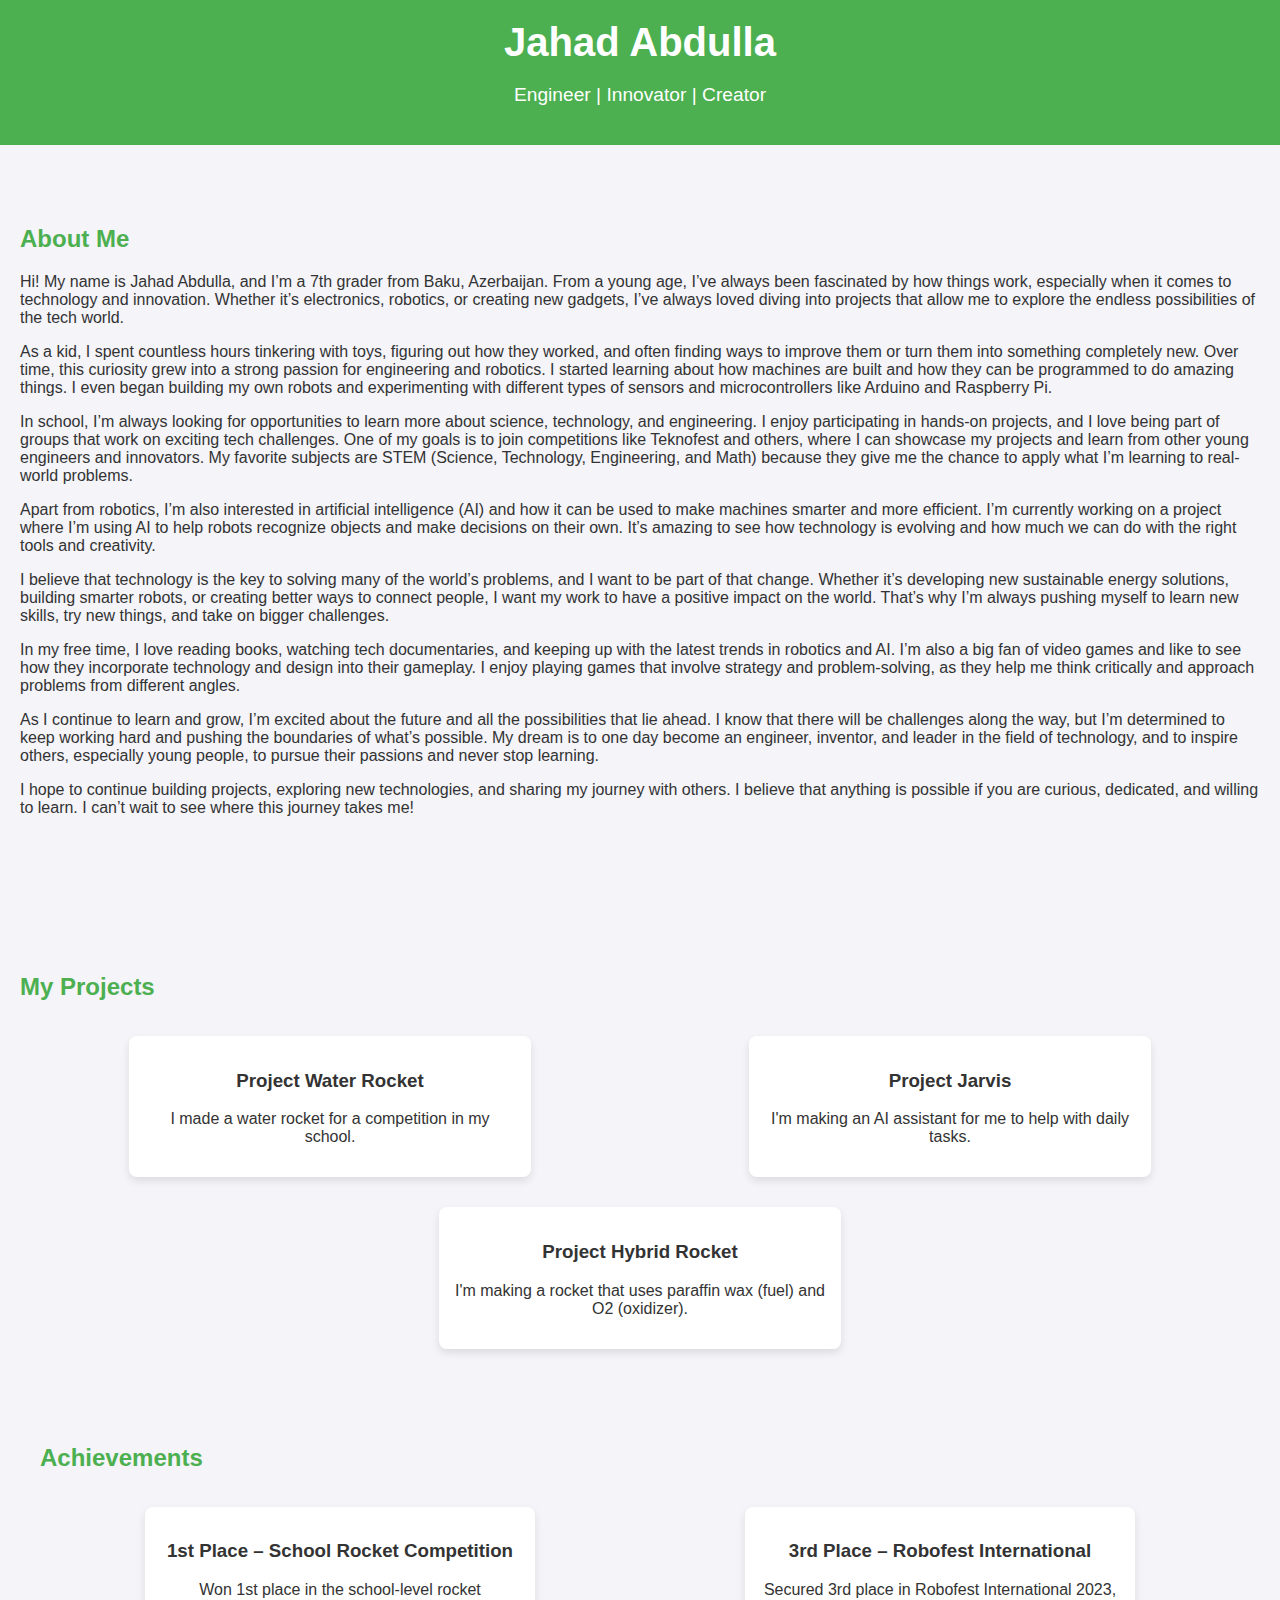
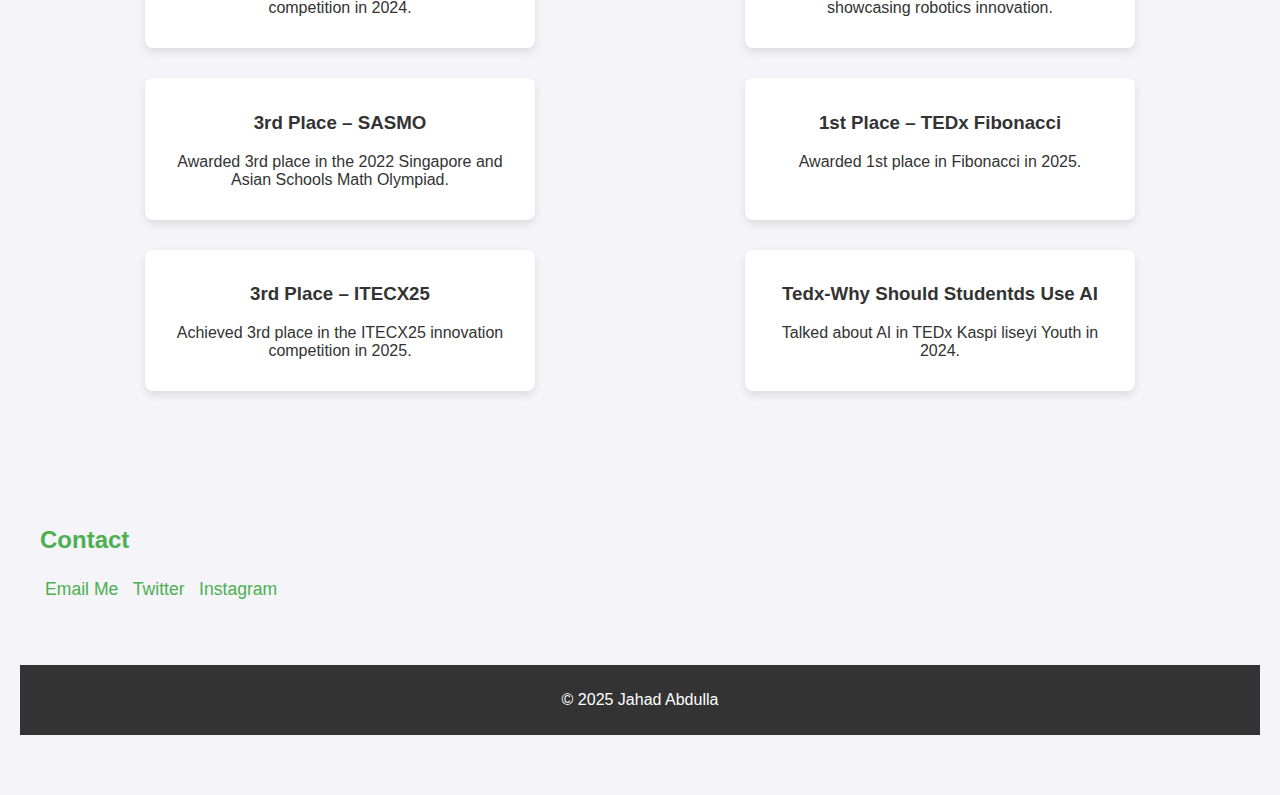
<file: index.html>
<!DOCTYPE html>
<html lang="en">
<head>
  <meta charset="UTF-8">
  <meta name="viewport" content="width=device-width, initial-scale=1.0">
  <title>Jahad Abdulla | Bio</title>
  <style>
    body {
      font-family: 'Arial', sans-serif;
      background-color: #f4f4f9;
      margin: 0;
      padding: 0;
      color: #333;
      display: flex;
      flex-direction: column;
      min-height: 100vh;
    }
    header {
      background-color: #4CAF50;
      color: white;
      padding: 20px 0;
      text-align: center;
    }
    header h1 {
      margin: 0;
      font-size: 2.5em;
    }
    header p {
      font-size: 1.2em;
    }
    section {
      padding: 40px 20px;
      margin: 20px 0;
      flex-grow: 1;
    }
    h2 {
      color: #4CAF50;
    }
    .projects {
      display: flex;
      flex-wrap: wrap;
      justify-content: space-around;
    }
    .project {
      background-color: #fff;
      border-radius: 8px;
      box-shadow: 0 4px 8px rgba(0, 0, 0, 0.1);
      width: 30%;
      margin: 15px;
      padding: 15px;
      text-align: center;
    }
    .contact a {
      display: inline-block;
      margin: 5px;
      color: #4CAF50;
      text-decoration: none;
      font-size: 1.1em;
    }
    footer {
      background-color: #333;
      color: white;
      text-align: center;
      padding: 10px 0;
      width: 100%;
    }
    .bio-image {
      border-radius: 50%;
      width: 150px;
      height: 150px;
      object-fit: cover;
      margin-top: 20px;
    }
  </style>
</head>
<body>

  <header>
    <h1>Jahad Abdulla</h1>
    <p>Engineer | Innovator | Creator</p>
  </header>

  <section id="about">
    <h2>About Me</h2>
    <p>Hi! My name is Jahad Abdulla, and I’m a 7th grader from Baku, Azerbaijan. From a young age, I’ve always been fascinated by how things work, especially when it comes to technology and innovation. Whether it’s electronics, robotics, or creating new gadgets, I’ve always loved diving into projects that allow me to explore the endless possibilities of the tech world.</p>
    <p>As a kid, I spent countless hours tinkering with toys, figuring out how they worked, and often finding ways to improve them or turn them into something completely new. Over time, this curiosity grew into a strong passion for engineering and robotics. I started learning about how machines are built and how they can be programmed to do amazing things. I even began building my own robots and experimenting with different types of sensors and microcontrollers like Arduino and Raspberry Pi.</p>
    <p>In school, I’m always looking for opportunities to learn more about science, technology, and engineering. I enjoy participating in hands-on projects, and I love being part of groups that work on exciting tech challenges. One of my goals is to join competitions like Teknofest and others, where I can showcase my projects and learn from other young engineers and innovators. My favorite subjects are STEM (Science, Technology, Engineering, and Math) because they give me the chance to apply what I’m learning to real-world problems.</p>
    <p>Apart from robotics, I’m also interested in artificial intelligence (AI) and how it can be used to make machines smarter and more efficient. I’m currently working on a project where I’m using AI to help robots recognize objects and make decisions on their own. It’s amazing to see how technology is evolving and how much we can do with the right tools and creativity.</p>
    <p>I believe that technology is the key to solving many of the world’s problems, and I want to be part of that change. Whether it’s developing new sustainable energy solutions, building smarter robots, or creating better ways to connect people, I want my work to have a positive impact on the world. That’s why I’m always pushing myself to learn new skills, try new things, and take on bigger challenges.</p>
    <p>In my free time, I love reading books, watching tech documentaries, and keeping up with the latest trends in robotics and AI. I’m also a big fan of video games and like to see how they incorporate technology and design into their gameplay. I enjoy playing games that involve strategy and problem-solving, as they help me think critically and approach problems from different angles.</p>
    <p>As I continue to learn and grow, I’m excited about the future and all the possibilities that lie ahead. I know that there will be challenges along the way, but I’m determined to keep working hard and pushing the boundaries of what’s possible. My dream is to one day become an engineer, inventor, and leader in the field of technology, and to inspire others, especially young people, to pursue their passions and never stop learning.</p>
    <p>I hope to continue building projects, exploring new technologies, and sharing my journey with others. I believe that anything is possible if you are curious, dedicated, and willing to learn. I can’t wait to see where this journey takes me!</p>
  </section>


<section id="projects">
    <h2>My Projects</h2>
    <div class="projects">
      <div class="project">
        <h3>Project Water Rocket </h3>
        <p>I made a water rocket for a competition in my school.</p>
      </div>
      <div class="project">
        <h3>Project Jarvis</h3>
        <p>I'm making an AI assistant for me to help with daily tasks.</p>
      </div>
      <div class="project">
        <h3>Project Hybrid Rocket</h3>
        <p>I'm making a rocket that uses paraffin wax (fuel) and O2 (oxidizer).</p>
      </div>
    </div>


  <section id="achievements">
    <h2>Achievements</h2>
    <div class="projects">
      <div class="project">
        <h3>1st Place – School Rocket Competition</h3>
        <p>Won 1st place in the school-level rocket competition in 2024.</p>
      </div>
      <div class="project">
        <h3>3rd Place – Robofest International</h3>
        <p>Secured 3rd place in Robofest International 2023, showcasing robotics innovation.</p>
      </div>
      <div class="project">
        <h3>3rd Place – SASMO</h3>
        <p>Awarded 3rd place in the 2022 Singapore and Asian Schools Math Olympiad.</p>
      </div>
      <div class="project">
        <h3>1st Place – TEDx Fibonacci</h3>
        <p>Awarded 1st place in Fibonacci in 2025.</p>
      </div>
      <div class="project">
        <h3>3rd Place – ITECX25</h3>
        <p>Achieved 3rd place in the ITECX25 innovation competition in 2025.</p>
      </div>
    
      <div class="project">
        <h3>Tedx-Why Should Studentds Use AI</h3>
        <p>Talked about AI in TEDx Kaspi liseyi Youth in 2024.</p>
      </div>
      
    </div>
  </section>

  <section id="contact">
    <h2>Contact</h2>
    <div class="contact">
      <a href="mailto:cahadabdulla@gmail.com">Email Me</a>
      <a href="https://x.com/AbdullaCahad" target="_blank">Twitter</a>
      <a href="https://www.instagram.com/jahadabdulla/">Instagram</a>
    </div>
  </section>

  <footer>
    <p>© 2025 Jahad Abdulla</p>
  </footer>

</body>
</html>
</file>
